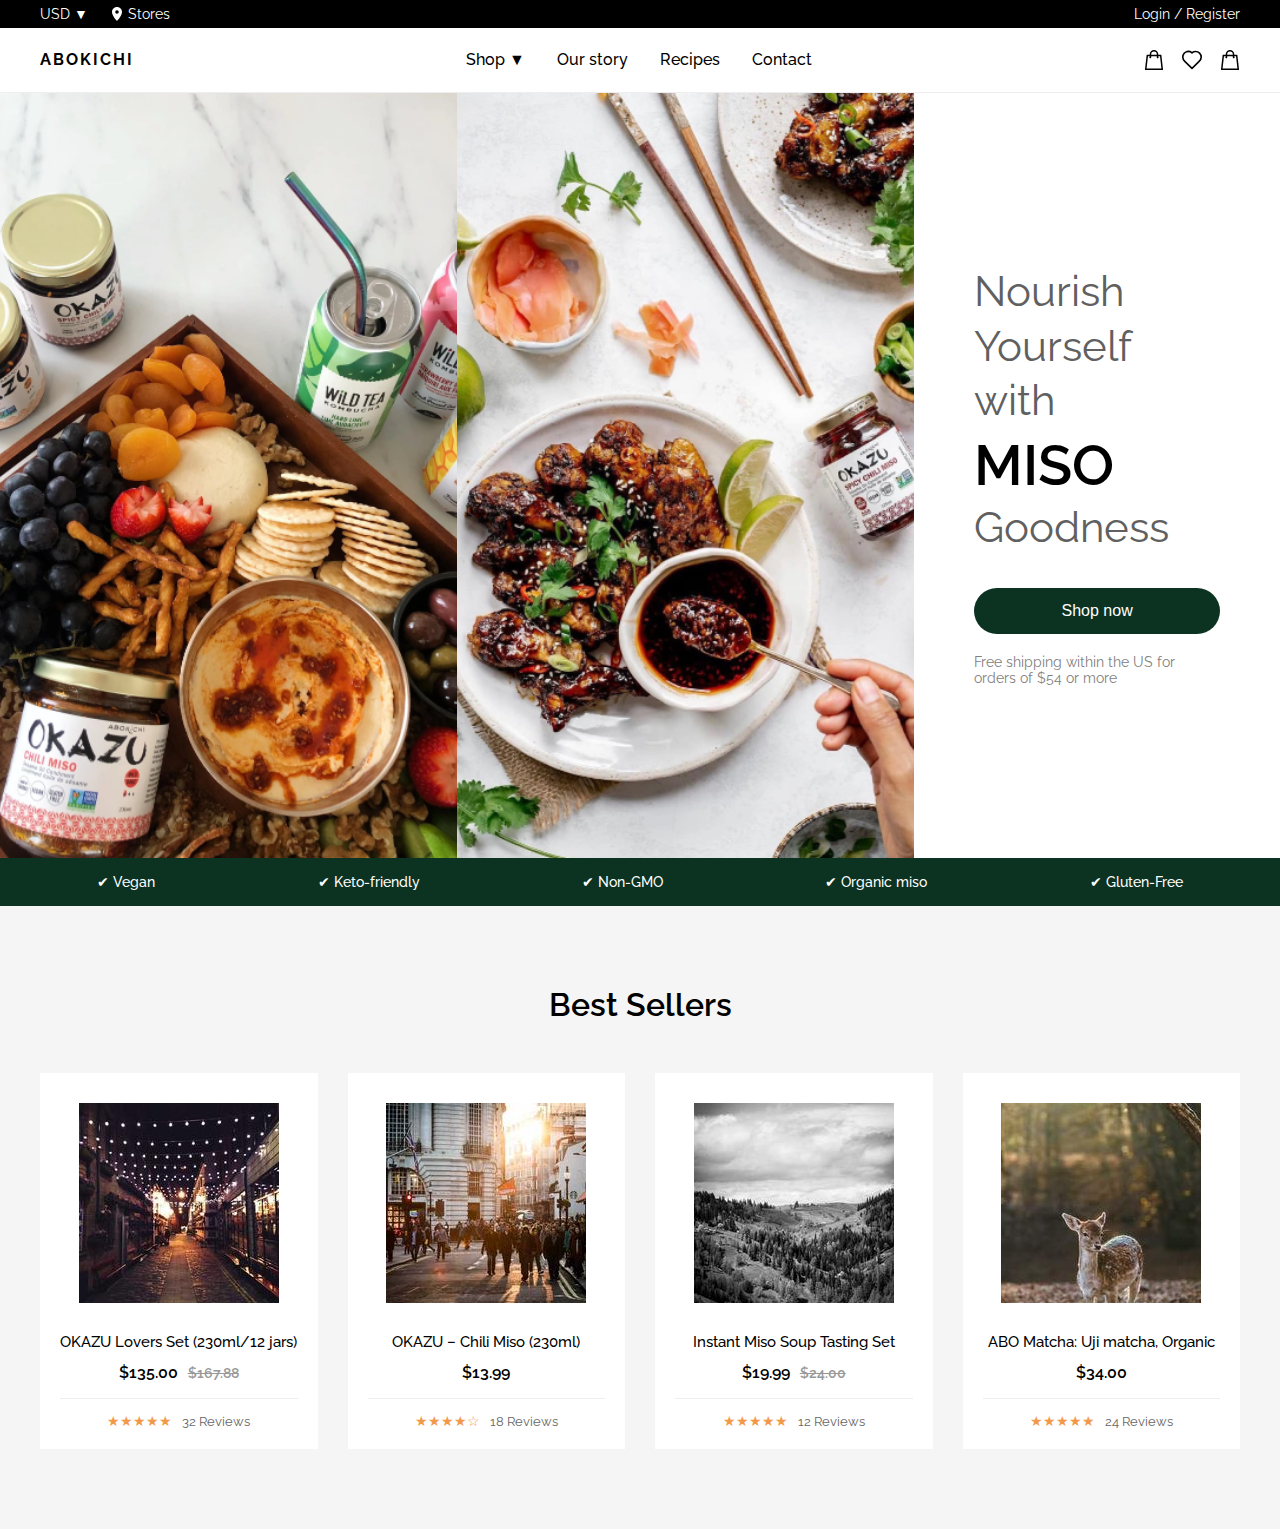
<file: index.html>
<!DOCTYPE html>
<html lang="en">
<head>
  <meta charset="UTF-8" />
  <meta name="viewport" content="width=device-width, initial-scale=1.0" />
  <title>Abokichi</title>

  <!-- Fonts -->
  <link href="https://fonts.googleapis.com/css2?family=Raleway:wght@300;400;500;600;700&family=Source+Sans+Pro:wght@400;600;700&display=swap" rel="stylesheet">

  <!-- CSS -->
  <link rel="stylesheet" href="css/base.css">
  <link rel="stylesheet" href="css/layout.css">
  <link rel="stylesheet" href="css/home.css">
</head>
<script src="js/home.js"></script>
<body>

  <!-- TOP BAR -->
  <div class="top-bar">
    <div class="top-left">
      <span>USD ▼</span>

      <span class="store">
        <svg
          class="store-icon"
          width="10"
          height="14"
          viewBox="0 0 10 14"
          xmlns="http://www.w3.org/2000/svg"
        >
          <path
            d="M5 0C2.24 0 0 2.24 0 5c0 3.75 5 9 5 9s5-5.25 5-9c0-2.76-2.24-5-5-5zm0 6.8A1.8 1.8 0 1 1 5 3.2a1.8 1.8 0 0 1 0 3.6z"
            fill="#FFFFFF"
          />
        </svg>
        Stores
      </span>
    </div>

    <div class="top-right">
      Login / Register
    </div>
  </div>

  <!-- HEADER -->
  <header class="header">
    <div class="logo">ABOKICHI</div>

    <nav class="nav">
      <a href="#">Shop ▼</a>
      <a href="#">Our story</a>
      <a href="#">Recipes</a>
      <a href="#">Contact</a>
    </nav>

    <div class="icons">
      <img src="assets/images/icons/search.svg" alt="Search">
      <img src="assets/images/icons/heart.svg" alt="Wishlist">
      <img src="assets/images/icons/cart.svg" alt="Cart">
    </div>
  </header>

  <!-- HERO -->
  <section class="hero">
    <div class="hero-img left"></div>
    <div class="hero-img center"></div>

    <div class="hero-text">
      <h1>
        Nourish Yourself with<br>
        <span>MISO</span><br>
        Goodness
      </h1>

      <button class="cta go-to-listing">Shop now</button>


      <p class="shipping">
        Free shipping within the US for orders of $54 or more
      </p>
    </div>
  </section>

  <!-- BENEFITS -->
  <section class="benefits">
    <span>✔ Vegan</span>
    <span>✔ Keto-friendly</span>
    <span>✔ Non-GMO</span>
    <span>✔ Organic miso</span>
    <span>✔ Gluten-Free</span>
  </section>
<!-- BEST SELLERS -->
<section class="best-sellers">
  <div class="best-sellers-header">
    <h2>Best Sellers</h2>
  </div>

  <div class="best-sellers-grid">

    <!-- Card 1 -->
    <div class="product-card go-to-listing">
      <div class="product-image">
        <img src="assets/images/products/okazu-lovers-set.jpg" alt="OKAZU Lovers Set">
      </div>

      <h3>OKAZU Lovers Set (230ml/12 jars)</h3>

      <p class="price">
        $135.00 <span class="old-price">$167.88</span>
      </p>

      <div class="rating">
        ★★★★★ <span>32 Reviews</span>
      </div>
    </div>

    <!-- Card 2 -->
    <div class="product-card go-to-listing">
      <div class="product-image">
        <img src="assets/images/products/chili-miso.jpg" alt="OKAZU Chili Miso">
      </div>

      <h3>OKAZU – Chili Miso (230ml)</h3>

      <p class="price">$13.99</p>

      <div class="rating">
        ★★★★☆ <span>18 Reviews</span>
      </div>
    </div>

    <!-- Card 3 -->
    <div class="product-card go-to-listing">
      <div class="product-image">
        <img src="assets/images/products/miso-soup-set.jpg" alt="Instant Miso Soup Set">
      </div>

      <h3>Instant Miso Soup Tasting Set</h3>

      <p class="price">
        $19.99 <span class="old-price">$24.00</span>
      </p>

      <div class="rating">
        ★★★★★ <span>12 Reviews</span>
      </div>
    </div>

    <!-- Card 4 -->
    <div class="product-card go-to-listing">
      <div class="product-image">
        <img src="assets/images/products/matcha.jpg" alt="ABO Matcha">
      </div>

      <h3>ABO Matcha: Uji matcha, Organic</h3>

      <p class="price">$34.00</p>

      <div class="rating">
        ★★★★★ <span>24 Reviews</span>
      </div>
    </div>

  </div>
</section>


</body>
</html>
</file>
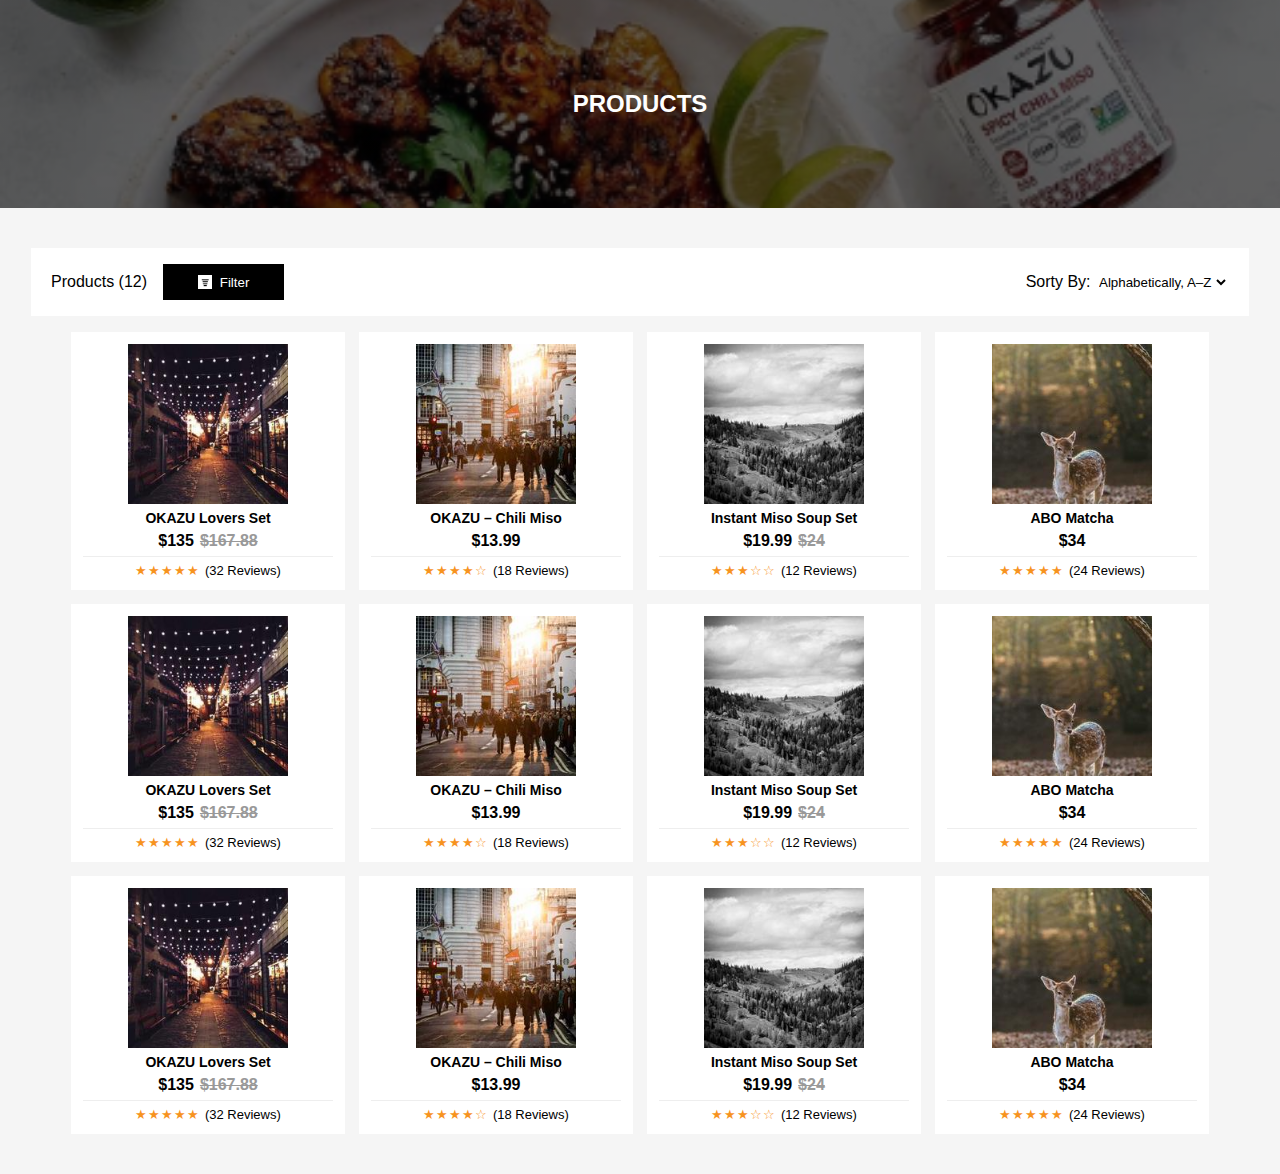
<file: listing.html>
<!DOCTYPE html>
<html lang="en">
<head>
  <meta charset="UTF-8" />
  <title>Products</title>

  <link rel="stylesheet" href="css/base.css" />
  <link rel="stylesheet" href="css/listing.css" />
</head>
<body>

  <!-- PRODUCTS HERO -->
  <section class="products-hero">
    <h1>PRODUCTS</h1>
  </section>

  <div class="listing-container">

    <!-- TOOLBAR -->
    <div class="products-toolbar">
      <div class="toolbar-left">
        <span>Products (<span id="productCount">0</span>)</span>

        <button id="filterBtn" class="filter-btn">
          <img src="assets/images/icons/filter.png" alt="Filter">
          <span>Filter</span>
        </button>
      </div>

      <div class="toolbar-right">
        <label>Sorty By:</label>
        <select id="sortSelect" class="sort-select">
          <option value="az">Alphabetically, A–Z</option>
          <option value="za">Alphabetically, Z–A</option>
          <option value="price-low">Price: Low to High</option>
          <option value="price-high">Price: High to Low</option>
        </select>
      </div>
    </div>

    <!-- FILTER PANEL -->
    <div id="filtersPanel" class="filters-panel hidden">

      <div class="filter-group">
        <h3>Categories</h3>
        <label><input type="checkbox" value="chili" class="category-filter"> Chili oil, Okazu</label>
        <label><input type="checkbox" value="soup" class="category-filter"> Miso Soup</label>
        <label><input type="checkbox" value="matcha" class="category-filter"> Instant Matcha</label>
      </div>

      <div class="filter-group">
        <h3>Type</h3>
        <label><input type="checkbox" value="single" class="type-filter"> Single Pack</label>
        <label><input type="checkbox" value="multi" class="type-filter"> Multi Set</label>
      </div>

      <div class="filter-group">
        <h3>Rating</h3>
        <label><input type="checkbox" value="5" class="rating-filter">
          <span class="stars">★★★★★</span>
        </label>
        <label><input type="checkbox" value="4" class="rating-filter">
          <span class="stars">★★★★☆</span> & Up
        </label>
        <label><input type="checkbox" value="3" class="rating-filter">
          <span class="stars">★★★☆☆</span> & Up
        </label>
      </div>

    </div>

    <!-- PRODUCT GRID -->
    <div id="productGrid" class="product-grid"></div>

  </div>

  <script src="js/listing.js"></script>
</body>
</html>
</file>
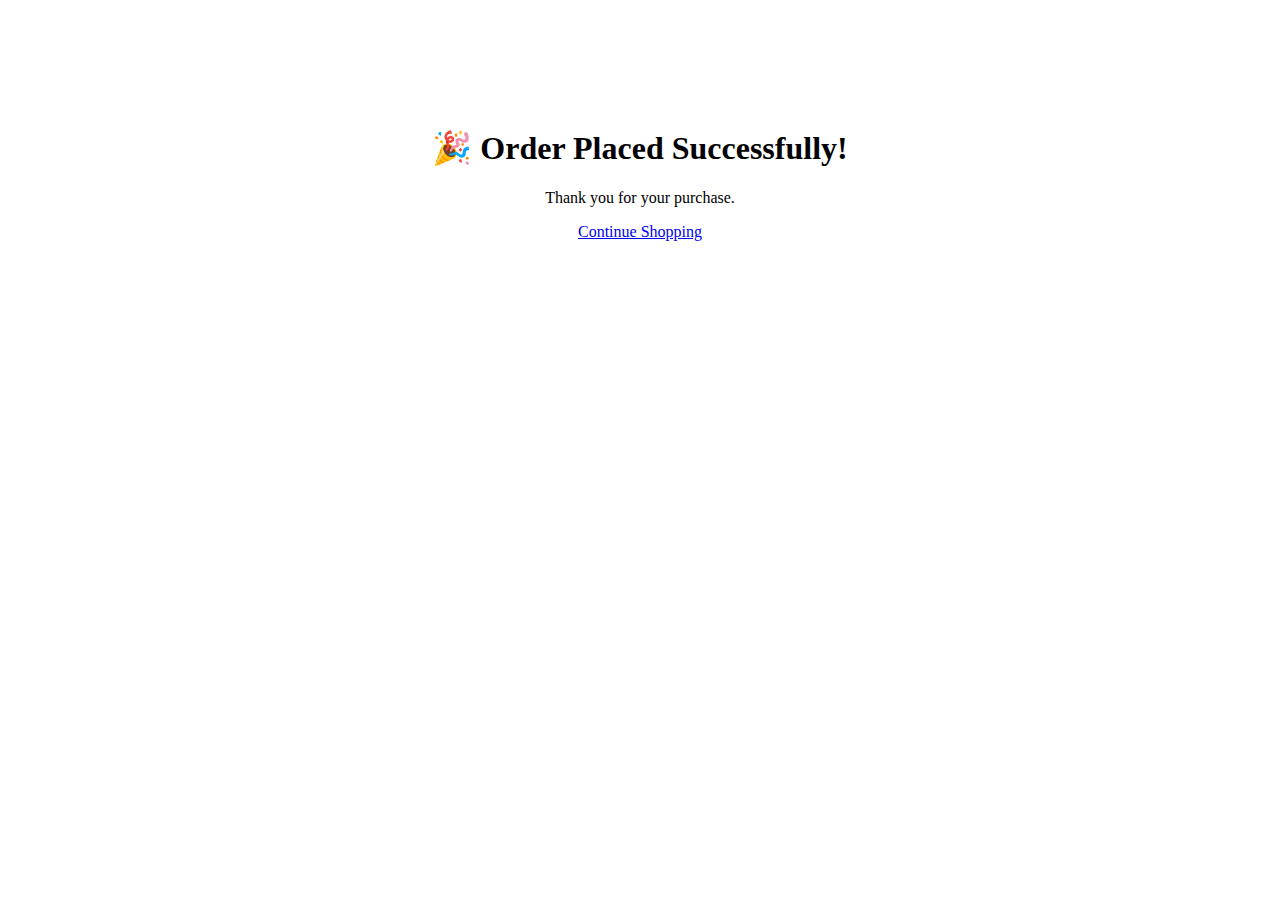
<file: order-success.html>
<!DOCTYPE html>
<html>
<head>
  <title>Order Placed</title>
</head>
<body style="text-align:center; padding:100px;">
  <h1>🎉 Order Placed Successfully!</h1>
  <p>Thank you for your purchase.</p>
  <a href="listing.html">Continue Shopping</a>
</body>
</html>
</file>
<file: css/layout.css>
/* =========================
   TOP BAR
========================= */

.top-bar {
  background: #000;
  color: #fff;
  font-size: 14px;
  padding: 6px 40px;           /* LOCKED */
  display: flex;
  align-items: center;         /* vertical lock */
  justify-content: space-between;
}

.top-left {
  display: flex;
  align-items: center;
  gap: 24px;                   /* LOCKED */
}

.store {
  display: inline-flex;
  align-items: center;
  gap: 6px;
  line-height: 1;
}

/* =========================
   HEADER
========================= */

.header {
  display: flex;
  align-items: center;         /* vertical lock */
  justify-content: space-between;
  padding: 22px 40px;          /* LOCKED header height */
  border-bottom: 1px solid #eee;
}

/* LOGO */
.logo {
  font-weight: 700;
  letter-spacing: 2px;
  line-height: 1;              /* prevents height creep */
}

/* NAVIGATION */
.nav {
  display: flex;
  align-items: center;
  gap: 32px;                   /* LOCKED */
}

.nav a {
  text-decoration: none;
  color: #000;
  font-weight: 500;
  line-height: 1;              /* baseline alignment */
}

/* ICONS */
.icons {
  display: flex;
  align-items: center;
  gap: 18px;                   /* LOCKED */
}

.icons img {
  width: 20px;
  height: 20px;
  display: block;              /* removes inline spacing issues */
  cursor: pointer;
}

/* =========================
   BENEFITS BAR
========================= */

.benefits {
  background: #0C3322;
  color: #fff;
  display: flex;
  justify-content: space-around;
  align-items: center;
  padding: 16px;
  font-size: 14px;
  font-weight: 500;
}
</file>
<file: css/home.css>
/* =========================
   HERO SECTION
========================= */

.hero {
  display: grid;
  grid-template-columns: 1fr 1fr 0.8fr;
  min-height: 85vh;
}

.hero-img {
  background-size: cover;
  background-position: center;
}

.hero-img.left {
  background-image: url("../assets/images/hero/hero-left.png");
}

.hero-img.center {
  background-image: url("../assets/images/hero/hero-center.png");
}

.hero-text {
  padding: 80px 60px;
  display: flex;
  flex-direction: column;
  justify-content: center;
}

.hero-text h1 {
  font-size: 42px;
  font-weight: 400;
  color: #606060;
  line-height: 1.3;
}

.hero-text h1 span {
  font-size: 56px;
  font-weight: 600;
  color: #000;
}

/* CTA */
.cta {
  margin-top: 32px;
  padding: 14px 36px;
  background: #0C3322;
  color: #fff;
  border: none;
  border-radius: 33px;
  font-size: 16px;
  font-weight: 500;
  cursor: pointer;
}

/* Shipping text */
.shipping {
  margin-top: 20px;
  font-size: 14px;
  color: #808080;
}

/* =========================
   BEST SELLERS
========================= */

.best-sellers {
  padding: 80px 40px;
  background: #F5F5F5; /* LOCKED */
}


.best-sellers-header {
  text-align: center;
  margin-bottom: 50px;
}

.best-sellers-header h2 {
  font-size: 32px;
  font-weight: 600;
  color: #000;
}

/* GRID */
.best-sellers-grid {
  display: grid;
  grid-template-columns: repeat(4, 1fr);
  gap: 30px;
  align-items: stretch; /* ensures equal card height */
}

/* =========================
   PRODUCT CARD
========================= */

.product-card {
  background: #fff;
  padding: 20px;
  text-align: center;
  cursor: pointer;

  display: flex;
  flex-direction: column;
  height: 100%;
}

/* IMAGE ZONE (LOCKED HEIGHT) */
.product-image {
  width: 100%;
  height: 220px;                 /* LOCKED */
  display: flex;
  align-items: center;
  justify-content: center;
  margin-bottom: 20px;
}

.product-image img {
  max-width: 100%;
  max-height: 100%;
  object-fit: contain;
}

/* TITLE */
.product-card h3 {
  font-size: 15px;
  font-weight: 500;
  margin-bottom: 12px;
  color: #000;
}

/* PRICE */
.price {
  font-size: 16px;
  font-weight: 600;
  margin-bottom: 16px;
}

.old-price {
  font-size: 14px;
  color: #999;
  text-decoration: line-through;
  margin-left: 6px;
}

/* =========================
   RATING SUBSECTION (LOCKED)
========================= */

.rating {
  margin-top: auto;              /* pushes rating to bottom */
  padding-top: 14px;
  border-top: 1px solid #eee;

  display: flex;
  align-items: center;
  justify-content: center;
  gap: 10px;

  font-size: 14px;
  color: #F2994A;
}

.rating span {
  color: #666;
  font-size: 13px;
}

/* =========================
   RESPONSIVE
========================= */

@media (max-width: 1024px) {
  .hero {
    grid-template-columns: 1fr;
  }

  .hero-img {
    height: 300px;
  }

  .hero-text {
    padding: 40px;
    text-align: center;
  }

  .cta {
    margin-left: auto;
    margin-right: auto;
  }

  .best-sellers-grid {
    grid-template-columns: repeat(2, 1fr);
  }
}

@media (max-width: 600px) {
  .best-sellers {
    padding: 60px 20px;
  }

  .best-sellers-grid {
    grid-template-columns: 1fr;
  }
}
</file>
<file: css/listing.css>
/* HERO */
.products-hero {
  height: 208px;
  background:
    linear-gradient(rgba(0,0,0,0.61), rgba(0,0,0,0.61)),
    url("../assets/images/hero/hero-center.png");
  background-size: cover;
  background-position: center;
  display: flex;
  align-items: center;
  justify-content: center;
}

.products-hero h1 {
  color: #ffffff;
  font-size: 24px;
  font-weight: 600;
}

/* PAGE */
.listing-container {
  background: #f5f5f5;
  padding: 40px 31px;
}

/* TOOLBAR */
.products-toolbar {
  background: #ffffff;
  padding: 16px 20px;
  display: flex;
  justify-content: space-between;
  align-items: center;
  margin-bottom: 16px;
}

.toolbar-left {
  display: flex;
  align-items: center;
  gap: 16px;
}

.filter-btn {
  width: 121px;
  height: 36px;
  display: flex;
  align-items: center;
  justify-content: center;
  gap: 8px;
  background: #000;
  color: #fff;
  border: none;
  cursor: pointer;
}

.filter-btn img {
  width: 14px;
  height: 14px;
  filter: invert(1);
}

.filter-btn.active {
  background: #fff;
  color: #000;
  border: 1px solid #000;
}

.filter-btn.active img {
  filter: invert(0);
}

.sort-select {
  border: none;
  background: transparent;
}

/* FILTER PANEL */
.filters-panel {
  background: #ffffff;
  padding: 24px;
  display: flex;
  gap: 80px;
  margin-bottom: 32px;
}

.filter-group h3 {
  margin-bottom: 12px;
  font-size: 16px;
}

.filter-group label {
  display: block;
  font-size: 14px;
  margin-bottom: 10px;
}

/* PRODUCT GRID */
.product-grid {
  display: grid;
  grid-template-columns: repeat(4, 274px);
  gap: 14px;
  justify-content: center;
}

/* PRODUCT CARD */
.product-card {
  background: #ffffff;
  padding: 12px;
  text-align: center;
  cursor: pointer;
}

.product-image {
  height: 160px;
  display: flex;
  align-items: center;
  justify-content: center;
}

.product-image img {
  max-width: 100%;
  max-height: 100%;
  object-fit: contain;
}

.product-card h3 {
  font-size: 14px;
  margin: 6px 0;
}

.price {
  font-weight: 600;
}

.price span {
  text-decoration: line-through;
  color: #999;
  margin-left: 6px;
}

/* STARS */
.rating .stars,
.filter-group .stars {
  color: #F7931E;
  letter-spacing: 1px;
}

.rating {
  margin-top: 6px;
  padding-top: 6px;
  border-top: 1px solid #eee;
  font-size: 13px;
}

/* UTIL */
.hidden {
  display: none;
}
</file>
<file: css/base.css>
/* RESET */
* {
  margin: 0;
  padding: 0;
  box-sizing: border-box;
}

/* BASE TYPOGRAPHY */
body {
  font-family: 'Raleway', sans-serif;
  color: #000;
  background: #fff;
}
</file>
